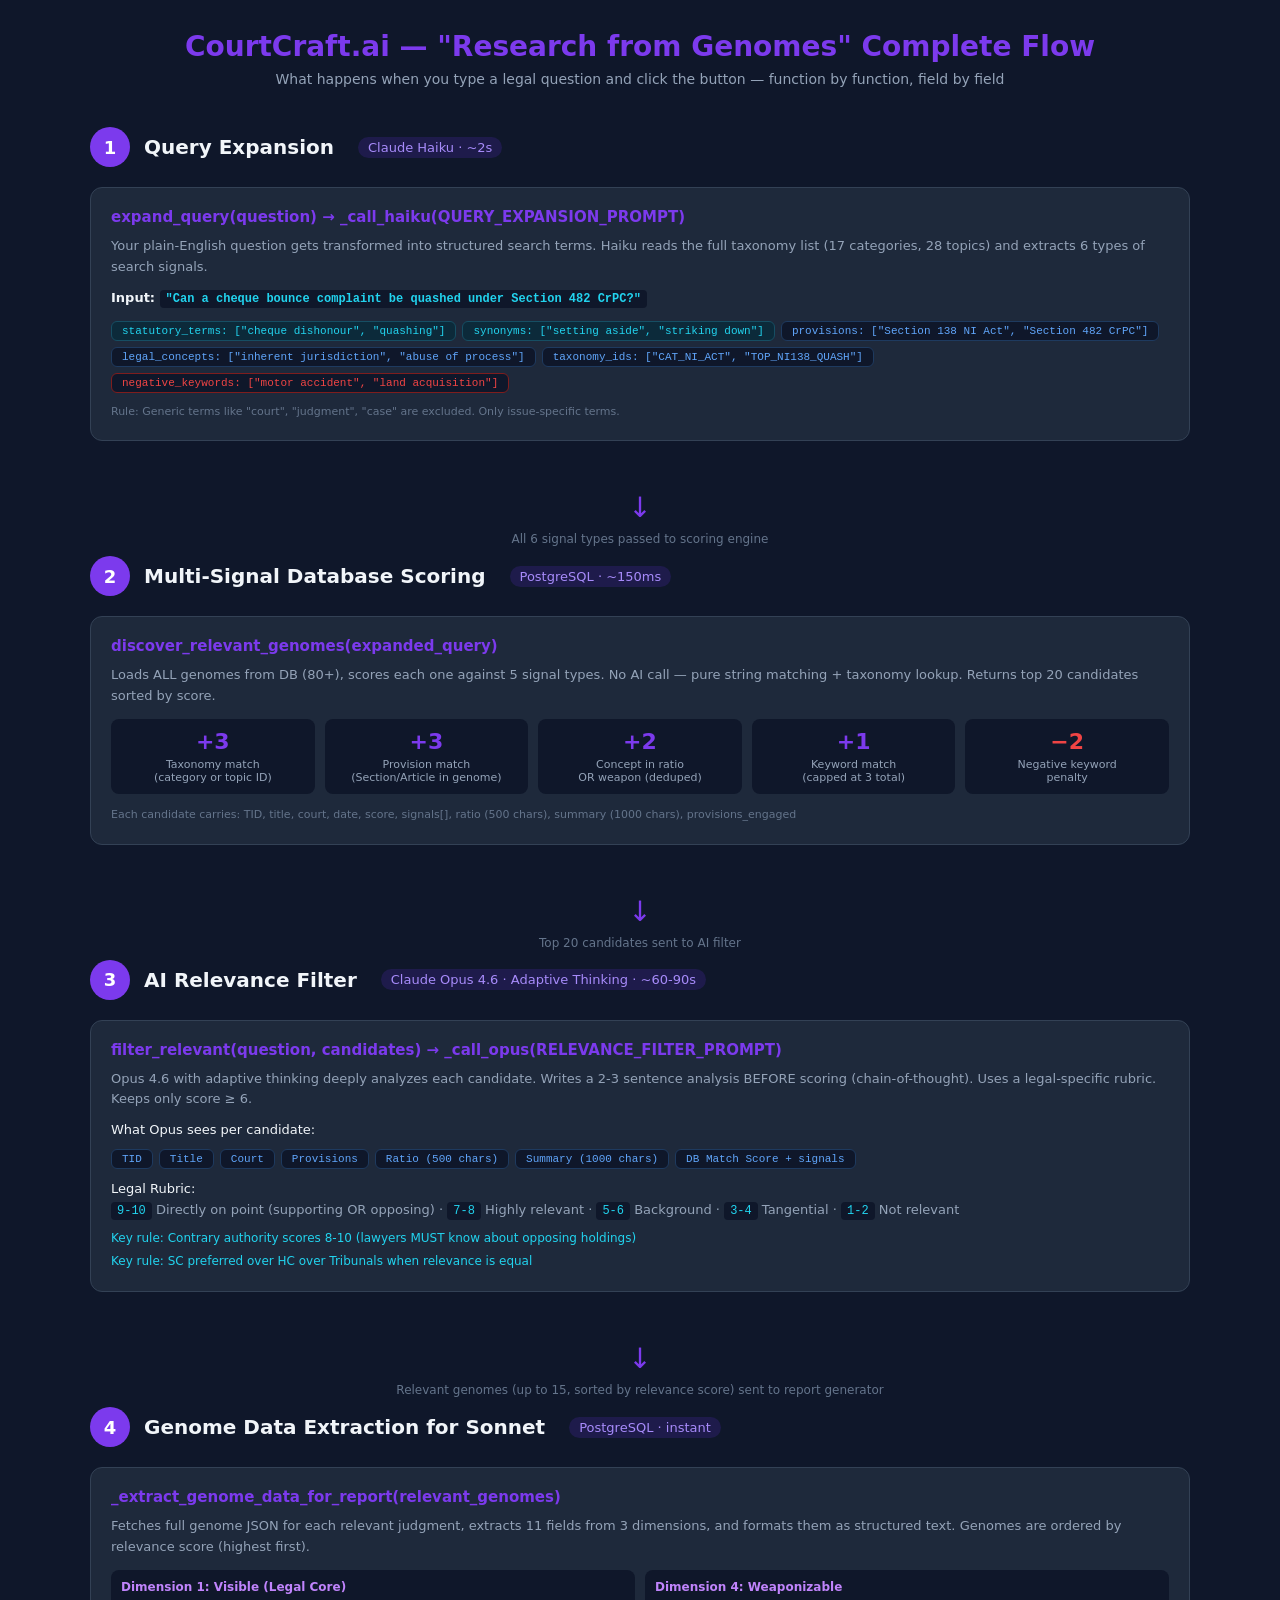
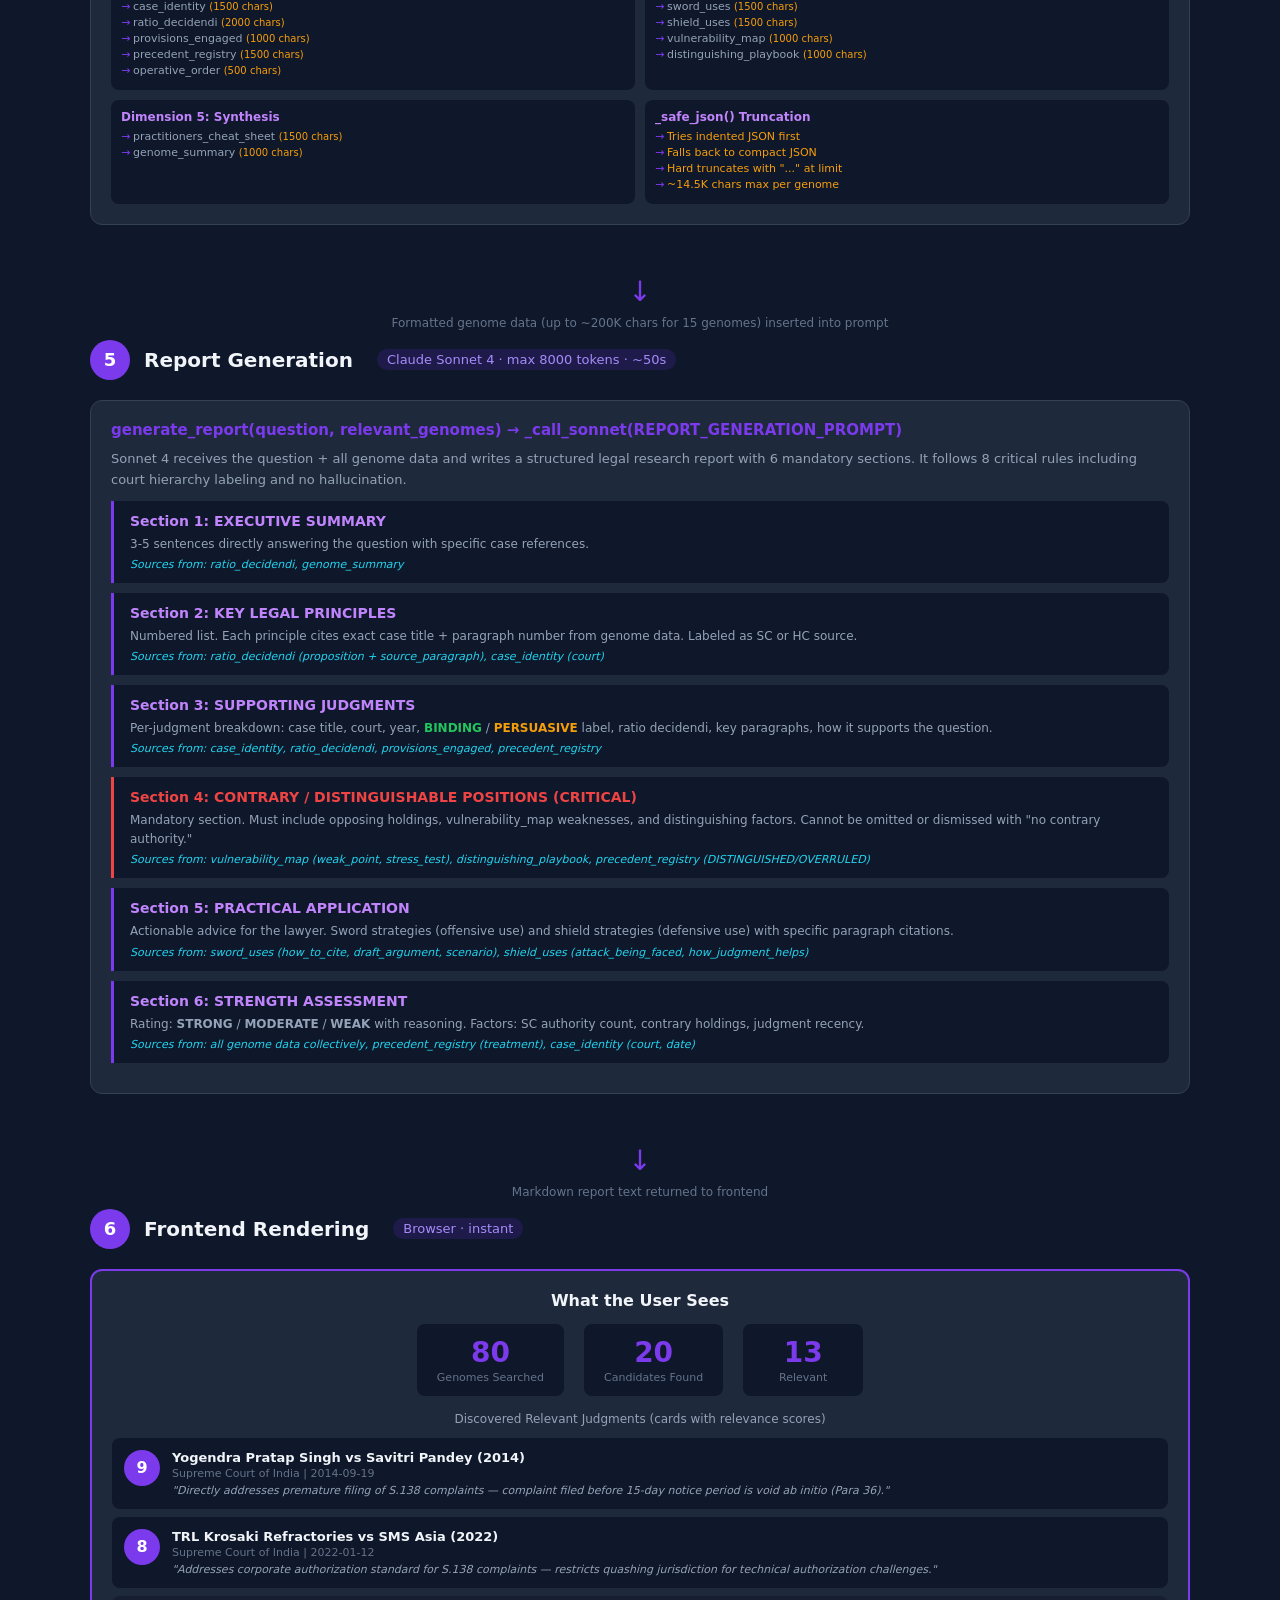
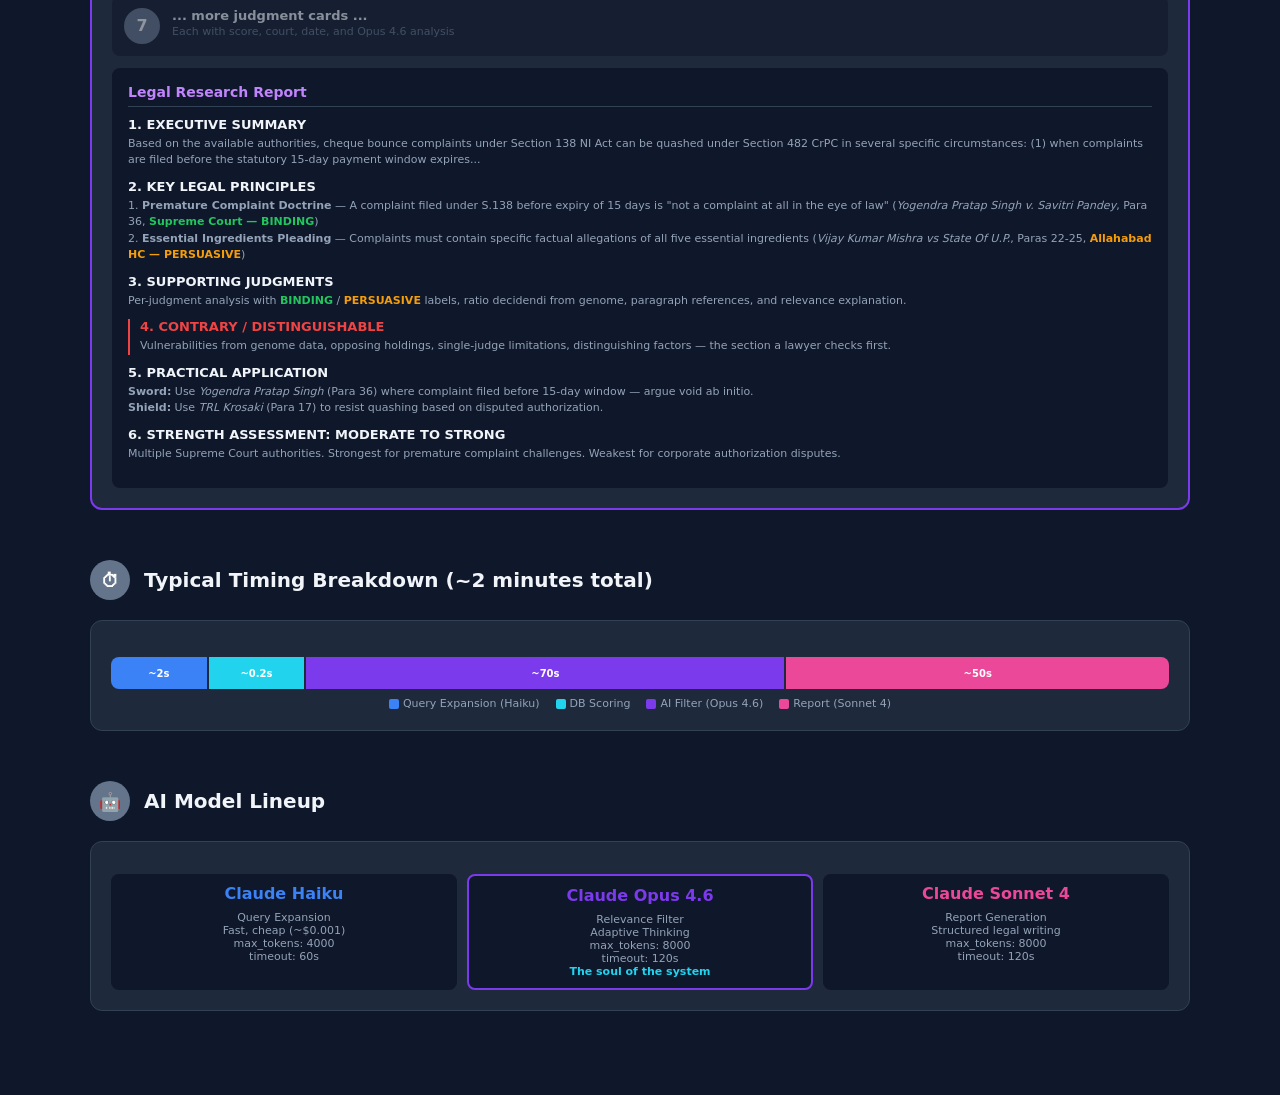
<file: web/static/research_flow_diagram.html>
<!DOCTYPE html>
<html lang="en">
<head>
<meta charset="UTF-8">
<meta name="viewport" content="width=device-width, initial-scale=1.0">
<title>CourtCraft.ai — Research from Genomes: Complete Flow Diagram</title>
<style>
* { margin: 0; padding: 0; box-sizing: border-box; }
body { font-family: 'Segoe UI', system-ui, sans-serif; background: #0f172a; color: #e2e8f0; padding: 30px; }
h1 { text-align: center; font-size: 28px; color: #7c3aed; margin-bottom: 8px; }
.subtitle { text-align: center; color: #94a3b8; font-size: 14px; margin-bottom: 40px; }
.flow-container { max-width: 1100px; margin: 0 auto; }

.phase { margin-bottom: 50px; position: relative; }
.phase-header { display: flex; align-items: center; gap: 14px; margin-bottom: 20px; }
.phase-num { background: #7c3aed; color: white; width: 40px; height: 40px; border-radius: 50%; display: flex; align-items: center; justify-content: center; font-weight: 700; font-size: 18px; flex-shrink: 0; }
.phase-title { font-size: 20px; font-weight: 700; color: #f1f5f9; }
.phase-model { font-size: 13px; color: #a78bfa; background: #1e1b4b; padding: 3px 10px; border-radius: 12px; margin-left: 10px; }

.flow-box { background: #1e293b; border: 1px solid #334155; border-radius: 12px; padding: 20px; margin-bottom: 16px; }
.flow-box h3 { color: #7c3aed; font-size: 15px; margin-bottom: 10px; }
.flow-box p { color: #94a3b8; font-size: 13px; line-height: 1.6; }
.flow-box code { background: #0f172a; color: #22d3ee; padding: 2px 6px; border-radius: 4px; font-size: 12px; }
.flow-box .field-list { display: flex; flex-wrap: wrap; gap: 6px; margin-top: 8px; }
.flow-box .field-tag { background: #0f172a; color: #60a5fa; border: 1px solid #1e3a5f; padding: 3px 10px; border-radius: 6px; font-size: 11px; font-family: monospace; }
.flow-box .field-tag.highlight { color: #22d3ee; border-color: #164e63; background: #0c2a3a; }

.arrow { text-align: center; margin: 18px 0; font-size: 28px; color: #7c3aed; }
.arrow-label { text-align: center; color: #64748b; font-size: 12px; margin-top: -10px; margin-bottom: 10px; }

.scoring-grid { display: grid; grid-template-columns: repeat(auto-fit, minmax(200px, 1fr)); gap: 10px; margin-top: 12px; }
.score-item { background: #0f172a; border-radius: 8px; padding: 10px; text-align: center; }
.score-item .pts { font-size: 22px; font-weight: 700; color: #7c3aed; }
.score-item .desc { font-size: 11px; color: #94a3b8; margin-top: 4px; }

.report-section { border-left: 3px solid #7c3aed; padding: 12px 16px; margin: 10px 0; background: #0f172a; border-radius: 0 8px 8px 0; }
.report-section h4 { color: #c084fc; font-size: 14px; margin-bottom: 6px; }
.report-section p { color: #94a3b8; font-size: 12px; line-height: 1.6; }
.report-section .data-source { color: #22d3ee; font-size: 11px; font-style: italic; margin-top: 4px; }

.ui-preview { background: #1e293b; border: 2px solid #7c3aed; border-radius: 12px; padding: 20px; margin-top: 20px; }
.ui-preview h3 { color: #f1f5f9; font-size: 16px; margin-bottom: 14px; text-align: center; }

.stats-row { display: flex; justify-content: center; gap: 20px; margin-bottom: 16px; }
.stat-box { background: #0f172a; border-radius: 8px; padding: 12px 20px; text-align: center; min-width: 120px; }
.stat-box .num { font-size: 28px; font-weight: 700; color: #7c3aed; }
.stat-box .label { font-size: 11px; color: #64748b; margin-top: 2px; }

.judgment-card-preview { display: flex; align-items: flex-start; gap: 12px; background: #0f172a; border-radius: 8px; padding: 12px; margin: 8px 0; }
.jc-score { background: #7c3aed; color: white; width: 36px; height: 36px; border-radius: 50%; display: flex; align-items: center; justify-content: center; font-weight: 700; font-size: 16px; flex-shrink: 0; }
.jc-info .jc-title { color: #f1f5f9; font-size: 13px; font-weight: 600; }
.jc-info .jc-meta { color: #64748b; font-size: 11px; margin-top: 2px; }
.jc-info .jc-reason { color: #94a3b8; font-size: 11px; margin-top: 4px; font-style: italic; }

.report-preview { background: #0f172a; border-radius: 8px; padding: 16px; margin-top: 12px; }
.report-preview h4 { font-size: 14px; color: #c084fc; border-bottom: 1px solid #334155; padding-bottom: 6px; margin-bottom: 10px; }
.report-preview .rp-section { margin: 10px 0; }
.report-preview .rp-section h5 { color: #f1f5f9; font-size: 13px; margin-bottom: 4px; }
.report-preview .rp-section p { color: #94a3b8; font-size: 11px; line-height: 1.5; }
.report-preview .rp-section .binding { color: #22c55e; font-weight: 600; }
.report-preview .rp-section .persuasive { color: #f59e0b; font-weight: 600; }

.genome-fields-sent { display: grid; grid-template-columns: 1fr 1fr; gap: 10px; margin-top: 12px; }
.gf-group { background: #0f172a; border-radius: 8px; padding: 10px; }
.gf-group h5 { color: #c084fc; font-size: 12px; margin-bottom: 6px; }
.gf-group .gf-item { color: #94a3b8; font-size: 11px; margin: 3px 0; padding-left: 12px; position: relative; }
.gf-group .gf-item::before { content: "→"; position: absolute; left: 0; color: #7c3aed; }
.gf-limit { color: #f59e0b; font-size: 10px; }

.timing-bar { display: flex; gap: 2px; margin-top: 16px; border-radius: 8px; overflow: hidden; height: 32px; }
.timing-seg { display: flex; align-items: center; justify-content: center; font-size: 10px; font-weight: 600; color: white; }
.timing-seg.expand { background: #3b82f6; flex: 1; }
.timing-seg.discover { background: #22d3ee; flex: 1; }
.timing-seg.filter { background: #7c3aed; flex: 5; }
.timing-seg.report { background: #ec4899; flex: 4; }
.timing-labels { display: flex; gap: 16px; justify-content: center; margin-top: 8px; }
.timing-labels span { font-size: 11px; color: #94a3b8; }
.timing-labels .dot { display: inline-block; width: 10px; height: 10px; border-radius: 2px; margin-right: 4px; vertical-align: middle; }
</style>
</head>
<body>

<h1>CourtCraft.ai — "Research from Genomes" Complete Flow</h1>
<p class="subtitle">What happens when you type a legal question and click the button — function by function, field by field</p>

<div class="flow-container">

<!-- PHASE 1 -->
<div class="phase">
<div class="phase-header">
  <div class="phase-num">1</div>
  <div class="phase-title">Query Expansion</div>
  <div class="phase-model">Claude Haiku · ~2s</div>
</div>
<div class="flow-box">
  <h3>expand_query(question) → _call_haiku(QUERY_EXPANSION_PROMPT)</h3>
  <p>Your plain-English question gets transformed into structured search terms. Haiku reads the full taxonomy list (17 categories, 28 topics) and extracts 6 types of search signals.</p>
  <p style="margin-top:10px;color:#f1f5f9;font-weight:600;">Input: <code>"Can a cheque bounce complaint be quashed under Section 482 CrPC?"</code></p>
  <div class="field-list" style="margin-top:12px;">
    <div class="field-tag highlight">statutory_terms: ["cheque dishonour", "quashing"]</div>
    <div class="field-tag highlight">synonyms: ["setting aside", "striking down"]</div>
    <div class="field-tag">provisions: ["Section 138 NI Act", "Section 482 CrPC"]</div>
    <div class="field-tag">legal_concepts: ["inherent jurisdiction", "abuse of process"]</div>
    <div class="field-tag">taxonomy_ids: ["CAT_NI_ACT", "TOP_NI138_QUASH"]</div>
    <div class="field-tag" style="color:#ef4444;border-color:#7f1d1d;">negative_keywords: ["motor accident", "land acquisition"]</div>
  </div>
  <p style="margin-top:10px;color:#64748b;font-size:11px;">Rule: Generic terms like "court", "judgment", "case" are excluded. Only issue-specific terms.</p>
</div>
</div>

<div class="arrow">↓</div>
<div class="arrow-label">All 6 signal types passed to scoring engine</div>

<!-- PHASE 2 -->
<div class="phase">
<div class="phase-header">
  <div class="phase-num">2</div>
  <div class="phase-title">Multi-Signal Database Scoring</div>
  <div class="phase-model">PostgreSQL · ~150ms</div>
</div>
<div class="flow-box">
  <h3>discover_relevant_genomes(expanded_query)</h3>
  <p>Loads ALL genomes from DB (80+), scores each one against 5 signal types. No AI call — pure string matching + taxonomy lookup. Returns top 20 candidates sorted by score.</p>
  <div class="scoring-grid">
    <div class="score-item"><div class="pts">+3</div><div class="desc">Taxonomy match<br>(category or topic ID)</div></div>
    <div class="score-item"><div class="pts">+3</div><div class="desc">Provision match<br>(Section/Article in genome)</div></div>
    <div class="score-item"><div class="pts">+2</div><div class="desc">Concept in ratio<br>OR weapon (deduped)</div></div>
    <div class="score-item"><div class="pts">+1</div><div class="desc">Keyword match<br>(capped at 3 total)</div></div>
    <div class="score-item"><div class="pts" style="color:#ef4444;">−2</div><div class="desc">Negative keyword<br>penalty</div></div>
  </div>
  <p style="margin-top:12px;color:#64748b;font-size:11px;">Each candidate carries: TID, title, court, date, score, signals[], ratio (500 chars), summary (1000 chars), provisions_engaged</p>
</div>
</div>

<div class="arrow">↓</div>
<div class="arrow-label">Top 20 candidates sent to AI filter</div>

<!-- PHASE 3 -->
<div class="phase">
<div class="phase-header">
  <div class="phase-num">3</div>
  <div class="phase-title">AI Relevance Filter</div>
  <div class="phase-model">Claude Opus 4.6 · Adaptive Thinking · ~60-90s</div>
</div>
<div class="flow-box">
  <h3>filter_relevant(question, candidates) → _call_opus(RELEVANCE_FILTER_PROMPT)</h3>
  <p>Opus 4.6 with adaptive thinking deeply analyzes each candidate. Writes a 2-3 sentence analysis BEFORE scoring (chain-of-thought). Uses a legal-specific rubric. Keeps only score ≥ 6.</p>
  <p style="margin-top:10px;color:#f1f5f9;font-size:13px;">What Opus sees per candidate:</p>
  <div class="field-list">
    <div class="field-tag">TID</div>
    <div class="field-tag">Title</div>
    <div class="field-tag">Court</div>
    <div class="field-tag">Provisions</div>
    <div class="field-tag">Ratio (500 chars)</div>
    <div class="field-tag">Summary (1000 chars)</div>
    <div class="field-tag">DB Match Score + signals</div>
  </div>
  <p style="margin-top:10px;color:#f1f5f9;font-size:13px;">Legal Rubric:</p>
  <p><code>9-10</code> Directly on point (supporting OR opposing) · <code>7-8</code> Highly relevant · <code>5-6</code> Background · <code>3-4</code> Tangential · <code>1-2</code> Not relevant</p>
  <p style="margin-top:8px;color:#22d3ee;font-size:12px;">Key rule: Contrary authority scores 8-10 (lawyers MUST know about opposing holdings)</p>
  <p style="margin-top:4px;color:#22d3ee;font-size:12px;">Key rule: SC preferred over HC over Tribunals when relevance is equal</p>
</div>
</div>

<div class="arrow">↓</div>
<div class="arrow-label">Relevant genomes (up to 15, sorted by relevance score) sent to report generator</div>

<!-- PHASE 4 -->
<div class="phase">
<div class="phase-header">
  <div class="phase-num">4</div>
  <div class="phase-title">Genome Data Extraction for Sonnet</div>
  <div class="phase-model">PostgreSQL · instant</div>
</div>
<div class="flow-box">
  <h3>_extract_genome_data_for_report(relevant_genomes)</h3>
  <p>Fetches full genome JSON for each relevant judgment, extracts 11 fields from 3 dimensions, and formats them as structured text. Genomes are ordered by relevance score (highest first).</p>
  <div class="genome-fields-sent">
    <div class="gf-group">
      <h5>Dimension 1: Visible (Legal Core)</h5>
      <div class="gf-item">case_identity <span class="gf-limit">(1500 chars)</span></div>
      <div class="gf-item">ratio_decidendi <span class="gf-limit">(2000 chars)</span></div>
      <div class="gf-item">provisions_engaged <span class="gf-limit">(1000 chars)</span></div>
      <div class="gf-item">precedent_registry <span class="gf-limit">(1500 chars)</span></div>
      <div class="gf-item">operative_order <span class="gf-limit">(500 chars)</span></div>
    </div>
    <div class="gf-group">
      <h5>Dimension 4: Weaponizable</h5>
      <div class="gf-item">sword_uses <span class="gf-limit">(1500 chars)</span></div>
      <div class="gf-item">shield_uses <span class="gf-limit">(1500 chars)</span></div>
      <div class="gf-item">vulnerability_map <span class="gf-limit">(1000 chars)</span></div>
      <div class="gf-item">distinguishing_playbook <span class="gf-limit">(1000 chars)</span></div>
    </div>
    <div class="gf-group">
      <h5>Dimension 5: Synthesis</h5>
      <div class="gf-item">practitioners_cheat_sheet <span class="gf-limit">(1500 chars)</span></div>
      <div class="gf-item">genome_summary <span class="gf-limit">(1000 chars)</span></div>
    </div>
    <div class="gf-group">
      <h5>_safe_json() Truncation</h5>
      <div class="gf-item" style="color:#f59e0b;">Tries indented JSON first</div>
      <div class="gf-item" style="color:#f59e0b;">Falls back to compact JSON</div>
      <div class="gf-item" style="color:#f59e0b;">Hard truncates with "..." at limit</div>
      <div class="gf-item" style="color:#f59e0b;">~14.5K chars max per genome</div>
    </div>
  </div>
</div>
</div>

<div class="arrow">↓</div>
<div class="arrow-label">Formatted genome data (up to ~200K chars for 15 genomes) inserted into prompt</div>

<!-- PHASE 5 -->
<div class="phase">
<div class="phase-header">
  <div class="phase-num">5</div>
  <div class="phase-title">Report Generation</div>
  <div class="phase-model">Claude Sonnet 4 · max 8000 tokens · ~50s</div>
</div>
<div class="flow-box">
  <h3>generate_report(question, relevant_genomes) → _call_sonnet(REPORT_GENERATION_PROMPT)</h3>
  <p>Sonnet 4 receives the question + all genome data and writes a structured legal research report with 6 mandatory sections. It follows 8 critical rules including court hierarchy labeling and no hallucination.</p>
  
  <div class="report-section">
    <h4>Section 1: EXECUTIVE SUMMARY</h4>
    <p>3-5 sentences directly answering the question with specific case references.</p>
    <div class="data-source">Sources from: ratio_decidendi, genome_summary</div>
  </div>
  
  <div class="report-section">
    <h4>Section 2: KEY LEGAL PRINCIPLES</h4>
    <p>Numbered list. Each principle cites exact case title + paragraph number from genome data. Labeled as SC or HC source.</p>
    <div class="data-source">Sources from: ratio_decidendi (proposition + source_paragraph), case_identity (court)</div>
  </div>
  
  <div class="report-section">
    <h4>Section 3: SUPPORTING JUDGMENTS</h4>
    <p>Per-judgment breakdown: case title, court, year, <span style="color:#22c55e;font-weight:600;">BINDING</span> / <span style="color:#f59e0b;font-weight:600;">PERSUASIVE</span> label, ratio decidendi, key paragraphs, how it supports the question.</p>
    <div class="data-source">Sources from: case_identity, ratio_decidendi, provisions_engaged, precedent_registry</div>
  </div>
  
  <div class="report-section" style="border-color:#ef4444;">
    <h4 style="color:#ef4444;">Section 4: CONTRARY / DISTINGUISHABLE POSITIONS (CRITICAL)</h4>
    <p>Mandatory section. Must include opposing holdings, vulnerability_map weaknesses, and distinguishing factors. Cannot be omitted or dismissed with "no contrary authority."</p>
    <div class="data-source">Sources from: vulnerability_map (weak_point, stress_test), distinguishing_playbook, precedent_registry (DISTINGUISHED/OVERRULED)</div>
  </div>
  
  <div class="report-section">
    <h4>Section 5: PRACTICAL APPLICATION</h4>
    <p>Actionable advice for the lawyer. Sword strategies (offensive use) and shield strategies (defensive use) with specific paragraph citations.</p>
    <div class="data-source">Sources from: sword_uses (how_to_cite, draft_argument, scenario), shield_uses (attack_being_faced, how_judgment_helps)</div>
  </div>
  
  <div class="report-section">
    <h4>Section 6: STRENGTH ASSESSMENT</h4>
    <p>Rating: <strong>STRONG</strong> / <strong>MODERATE</strong> / <strong>WEAK</strong> with reasoning. Factors: SC authority count, contrary holdings, judgment recency.</p>
    <div class="data-source">Sources from: all genome data collectively, precedent_registry (treatment), case_identity (court, date)</div>
  </div>
</div>
</div>

<div class="arrow">↓</div>
<div class="arrow-label">Markdown report text returned to frontend</div>

<!-- PHASE 6: UI RENDERING -->
<div class="phase">
<div class="phase-header">
  <div class="phase-num">6</div>
  <div class="phase-title">Frontend Rendering</div>
  <div class="phase-model">Browser · instant</div>
</div>
<div class="ui-preview">
  <h3>What the User Sees</h3>
  
  <div class="stats-row">
    <div class="stat-box"><div class="num">80</div><div class="label">Genomes Searched</div></div>
    <div class="stat-box"><div class="num">20</div><div class="label">Candidates Found</div></div>
    <div class="stat-box"><div class="num">13</div><div class="label">Relevant</div></div>
  </div>
  
  <p style="color:#94a3b8;font-size:12px;text-align:center;margin-bottom:12px;">Discovered Relevant Judgments (cards with relevance scores)</p>
  
  <div class="judgment-card-preview">
    <div class="jc-score">9</div>
    <div class="jc-info">
      <div class="jc-title">Yogendra Pratap Singh vs Savitri Pandey (2014)</div>
      <div class="jc-meta">Supreme Court of India | 2014-09-19</div>
      <div class="jc-reason">"Directly addresses premature filing of S.138 complaints — complaint filed before 15-day notice period is void ab initio (Para 36)."</div>
    </div>
  </div>
  <div class="judgment-card-preview">
    <div class="jc-score">8</div>
    <div class="jc-info">
      <div class="jc-title">TRL Krosaki Refractories vs SMS Asia (2022)</div>
      <div class="jc-meta">Supreme Court of India | 2022-01-12</div>
      <div class="jc-reason">"Addresses corporate authorization standard for S.138 complaints — restricts quashing jurisdiction for technical authorization challenges."</div>
    </div>
  </div>
  <div class="judgment-card-preview" style="opacity:0.5;">
    <div class="jc-score" style="background:#64748b;">7</div>
    <div class="jc-info">
      <div class="jc-title">... more judgment cards ...</div>
      <div class="jc-meta">Each with score, court, date, and Opus 4.6 analysis</div>
    </div>
  </div>
  
  <div class="report-preview">
    <h4>Legal Research Report</h4>
    
    <div class="rp-section">
      <h5>1. EXECUTIVE SUMMARY</h5>
      <p>Based on the available authorities, cheque bounce complaints under Section 138 NI Act can be quashed under Section 482 CrPC in several specific circumstances: (1) when complaints are filed before the statutory 15-day payment window expires...</p>
    </div>
    
    <div class="rp-section">
      <h5>2. KEY LEGAL PRINCIPLES</h5>
      <p>1. <strong>Premature Complaint Doctrine</strong> — A complaint filed under S.138 before expiry of 15 days is "not a complaint at all in the eye of law" (<em>Yogendra Pratap Singh v. Savitri Pandey</em>, Para 36, <span class="binding">Supreme Court — BINDING</span>)</p>
      <p>2. <strong>Essential Ingredients Pleading</strong> — Complaints must contain specific factual allegations of all five essential ingredients (<em>Vijay Kumar Mishra vs State Of U.P.</em>, Paras 22-25, <span class="persuasive">Allahabad HC — PERSUASIVE</span>)</p>
    </div>
    
    <div class="rp-section">
      <h5>3. SUPPORTING JUDGMENTS</h5>
      <p>Per-judgment analysis with <span class="binding">BINDING</span> / <span class="persuasive">PERSUASIVE</span> labels, ratio decidendi from genome, paragraph references, and relevance explanation.</p>
    </div>
    
    <div class="rp-section" style="border-left: 2px solid #ef4444; padding-left: 10px;">
      <h5 style="color:#ef4444;">4. CONTRARY / DISTINGUISHABLE</h5>
      <p>Vulnerabilities from genome data, opposing holdings, single-judge limitations, distinguishing factors — the section a lawyer checks first.</p>
    </div>
    
    <div class="rp-section">
      <h5>5. PRACTICAL APPLICATION</h5>
      <p><strong>Sword:</strong> Use <em>Yogendra Pratap Singh</em> (Para 36) where complaint filed before 15-day window — argue void ab initio.<br>
      <strong>Shield:</strong> Use <em>TRL Krosaki</em> (Para 17) to resist quashing based on disputed authorization.</p>
    </div>
    
    <div class="rp-section">
      <h5>6. STRENGTH ASSESSMENT: MODERATE TO STRONG</h5>
      <p>Multiple Supreme Court authorities. Strongest for premature complaint challenges. Weakest for corporate authorization disputes.</p>
    </div>
  </div>
</div>
</div>

<!-- TIMING -->
<div class="phase" style="margin-top:30px;">
<div class="phase-header">
  <div class="phase-num" style="background:#64748b;">⏱</div>
  <div class="phase-title">Typical Timing Breakdown (~2 minutes total)</div>
</div>
<div class="flow-box">
  <div class="timing-bar">
    <div class="timing-seg expand">~2s</div>
    <div class="timing-seg discover">~0.2s</div>
    <div class="timing-seg filter">~70s</div>
    <div class="timing-seg report">~50s</div>
  </div>
  <div class="timing-labels">
    <span><span class="dot" style="background:#3b82f6;"></span>Query Expansion (Haiku)</span>
    <span><span class="dot" style="background:#22d3ee;"></span>DB Scoring</span>
    <span><span class="dot" style="background:#7c3aed;"></span>AI Filter (Opus 4.6)</span>
    <span><span class="dot" style="background:#ec4899;"></span>Report (Sonnet 4)</span>
  </div>
</div>
</div>

<!-- MODEL LINEUP -->
<div class="phase">
<div class="phase-header">
  <div class="phase-num" style="background:#64748b;">🤖</div>
  <div class="phase-title">AI Model Lineup</div>
</div>
<div class="flow-box">
  <div class="scoring-grid" style="grid-template-columns: repeat(3, 1fr);">
    <div class="score-item">
      <div class="pts" style="font-size:16px;color:#3b82f6;">Claude Haiku</div>
      <div class="desc" style="margin-top:8px;">Query Expansion<br>Fast, cheap (~$0.001)<br>max_tokens: 4000<br>timeout: 60s</div>
    </div>
    <div class="score-item" style="border:2px solid #7c3aed;">
      <div class="pts" style="font-size:16px;color:#7c3aed;">Claude Opus 4.6</div>
      <div class="desc" style="margin-top:8px;">Relevance Filter<br>Adaptive Thinking<br>max_tokens: 8000<br>timeout: 120s<br><strong style="color:#22d3ee;">The soul of the system</strong></div>
    </div>
    <div class="score-item">
      <div class="pts" style="font-size:16px;color:#ec4899;">Claude Sonnet 4</div>
      <div class="desc" style="margin-top:8px;">Report Generation<br>Structured legal writing<br>max_tokens: 8000<br>timeout: 120s</div>
    </div>
  </div>
</div>
</div>

</div>
</body>
</html>
</file>
